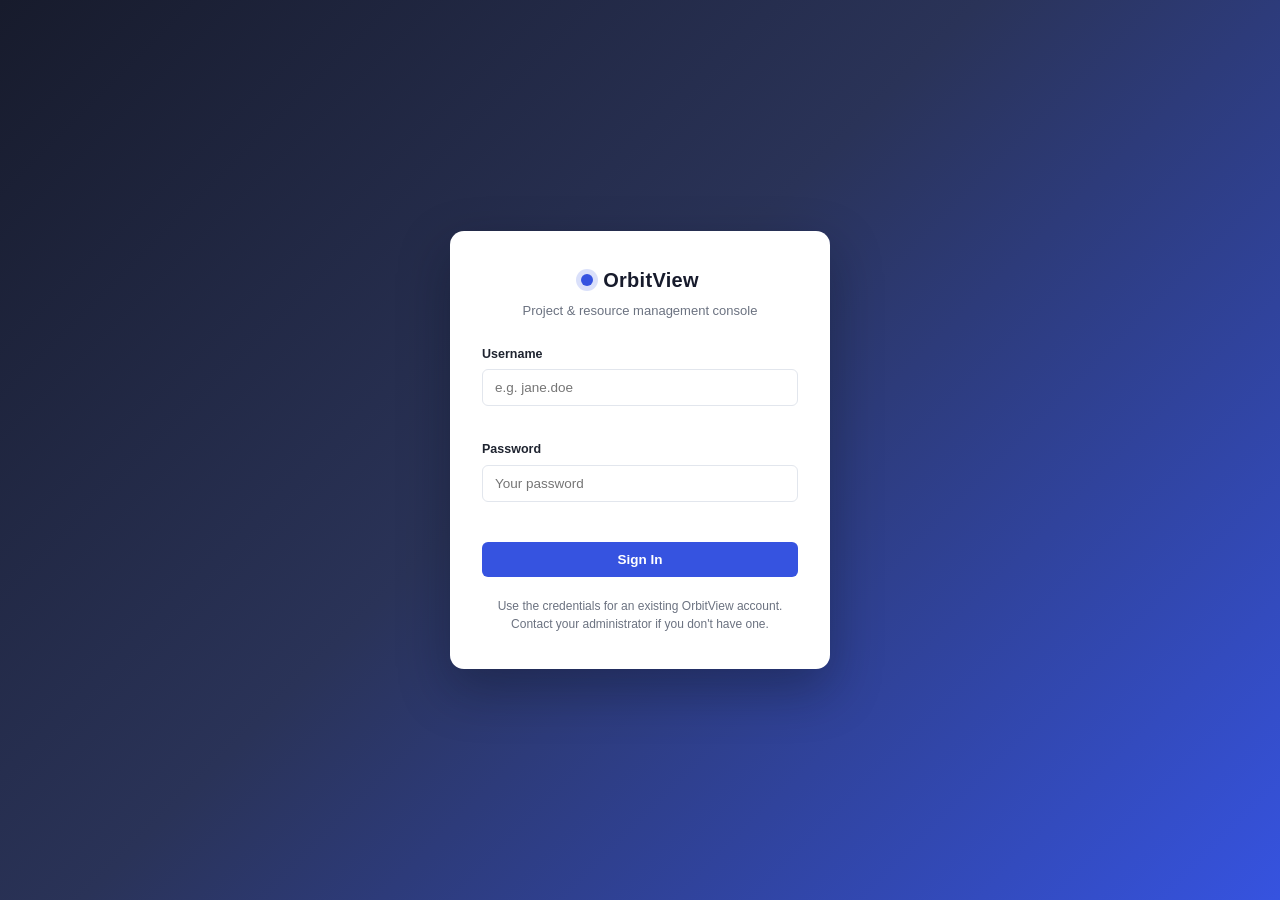
<file: frontend/index.html>
<!DOCTYPE html>
<html lang="en">
<head>
  <meta charset="UTF-8" />
  <meta name="viewport" content="width=device-width, initial-scale=1.0" />
  <title>OrbitView | Login</title>
  <link rel="stylesheet" href="css/style.css" />
  <link rel="stylesheet" href="css/login.css" />
  <link rel="stylesheet" href="css/responsive.css" />
</head>
<body class="login-page">

  <div class="login-card">
    <div class="login-brand">
      <span class="logo-dot"></span>
      <span>OrbitView</span>
    </div>
    <p class="login-subtitle">Project &amp; resource management console</p>

    <div id="login-alert" class="alert alert-error" role="alert"></div>

    <form id="login-form" novalidate>
      <div class="form-group">
        <label for="username">Username</label>
        <input type="text" id="username" name="username" autocomplete="username" placeholder="e.g. jane.doe" />
        <div class="field-error" id="username-error"></div>
      </div>

      <div class="form-group">
        <label for="password">Password</label>
        <input type="password" id="password" name="password" autocomplete="current-password" placeholder="Your password" />
        <div class="field-error" id="password-error"></div>
      </div>

      <button type="submit" class="btn btn-block login-submit" id="login-submit">
        <span id="login-submit-label">Sign In</span>
        <span class="spinner hidden" id="login-submit-spinner"></span>
      </button>
    </form>

    <p class="login-footer-note">
      Use the credentials for an existing OrbitView account.<br />
      Contact your administrator if you don't have one.
    </p>
  </div>

  <script src="js/api.js"></script>
  <script src="js/auth.js"></script>
</body>
</html>
</file>
<file: frontend/css/style.css>
/* =========================================================
   OrbitView - style.css
   Base styles: reset, layout shell, sidebar, navbar, cards,
   tables, forms, buttons, modals, badges, alerts.
   ========================================================= */

:root {
  --color-bg: #f4f6fa;
  --color-surface: #ffffff;
  --color-border: #e2e6ed;
  --color-text: #1f2430;
  --color-text-muted: #6b7280;

  --color-primary: #3653e0;
  --color-primary-dark: #2a41b5;
  --color-primary-light: #eaeeff;

  --color-success: #1a9e5c;
  --color-success-bg: #e6f7ef;
  --color-warning: #c2790f;
  --color-warning-bg: #fdf1de;
  --color-danger: #d5333f;
  --color-danger-bg: #fdecee;
  --color-info: #2b7fd1;
  --color-info-bg: #e8f2fc;

  --sidebar-width: 240px;
  --topbar-height: 64px;
  --radius: 10px;
  --radius-sm: 6px;
  --shadow-sm: 0 1px 2px rgba(16, 24, 40, 0.06);
  --shadow-md: 0 4px 12px rgba(16, 24, 40, 0.08);
  --transition: 0.15s ease-in-out;
}

* {
  box-sizing: border-box;
}

html, body {
  height: 100%;
}

body {
  margin: 0;
  font-family: "Segoe UI", Roboto, Helvetica, Arial, sans-serif;
  background: var(--color-bg);
  color: var(--color-text);
  font-size: 14px;
  line-height: 1.5;
}

a {
  color: var(--color-primary);
  text-decoration: none;
}

a:hover {
  text-decoration: underline;
}

h1, h2, h3, h4 {
  margin: 0 0 8px 0;
  font-weight: 600;
  line-height: 1.3;
}

p {
  margin: 0 0 8px 0;
}

ul {
  margin: 0;
  padding: 0;
  list-style: none;
}

/* =========================================================
   App shell: sidebar + topbar + main content
   ========================================================= */

.app-shell {
  display: flex;
  min-height: 100vh;
}

.sidebar {
  width: var(--sidebar-width);
  flex-shrink: 0;
  background: #171b2c;
  color: #cfd3e6;
  display: flex;
  flex-direction: column;
  position: fixed;
  top: 0;
  left: 0;
  bottom: 0;
  z-index: 40;
  transition: transform var(--transition);
}

.sidebar-brand {
  display: flex;
  align-items: center;
  gap: 10px;
  padding: 18px 20px;
  border-bottom: 1px solid rgba(255, 255, 255, 0.08);
}

.sidebar-brand .logo-dot {
  width: 10px;
  height: 10px;
  border-radius: 50%;
  background: var(--color-primary);
  box-shadow: 0 0 0 4px rgba(54, 83, 224, 0.25);
}

.sidebar-brand span {
  font-weight: 700;
  font-size: 16px;
  color: #fff;
  letter-spacing: 0.3px;
}

.sidebar-nav {
  flex: 1;
  padding: 12px 10px;
  overflow-y: auto;
}

.sidebar-nav a {
  display: flex;
  align-items: center;
  gap: 10px;
  padding: 10px 12px;
  border-radius: var(--radius-sm);
  color: #cfd3e6;
  font-size: 13.5px;
  margin-bottom: 2px;
  text-decoration: none;
  transition: background var(--transition), color var(--transition);
}

.sidebar-nav a:hover {
  background: rgba(255, 255, 255, 0.06);
  color: #fff;
}

.sidebar-nav a.active {
  background: var(--color-primary);
  color: #fff;
}

.sidebar-nav .nav-icon {
  width: 18px;
  text-align: center;
  font-size: 14px;
}

.sidebar-footer {
  padding: 14px 20px;
  border-top: 1px solid rgba(255, 255, 255, 0.08);
  font-size: 12px;
  color: #8b90aa;
}

.main {
  margin-left: var(--sidebar-width);
  flex: 1;
  display: flex;
  flex-direction: column;
  min-width: 0;
}

.topbar {
  height: var(--topbar-height);
  background: var(--color-surface);
  border-bottom: 1px solid var(--color-border);
  display: flex;
  align-items: center;
  justify-content: space-between;
  padding: 0 24px;
  position: sticky;
  top: 0;
  z-index: 30;
}

.topbar-title {
  font-size: 18px;
  font-weight: 600;
}

.topbar-user {
  display: flex;
  align-items: center;
  gap: 12px;
}

.topbar-user .user-meta {
  text-align: right;
  line-height: 1.3;
}

.topbar-user .user-name {
  font-weight: 600;
  font-size: 13.5px;
}

.topbar-user .user-role {
  font-size: 11.5px;
  color: var(--color-text-muted);
}

.avatar-circle {
  width: 36px;
  height: 36px;
  border-radius: 50%;
  background: var(--color-primary-light);
  color: var(--color-primary-dark);
  display: flex;
  align-items: center;
  justify-content: center;
  font-weight: 700;
  font-size: 14px;
}

.menu-toggle {
  display: none;
  background: none;
  border: none;
  font-size: 20px;
  cursor: pointer;
  color: var(--color-text);
}

.page-content {
  padding: 24px;
  flex: 1;
}

.page-header {
  display: flex;
  align-items: center;
  justify-content: space-between;
  flex-wrap: wrap;
  gap: 12px;
  margin-bottom: 18px;
}

.page-header p.subtitle {
  color: var(--color-text-muted);
  margin: 4px 0 0 0;
}

/* =========================================================
   Cards
   ========================================================= */

.card {
  background: var(--color-surface);
  border: 1px solid var(--color-border);
  border-radius: var(--radius);
  box-shadow: var(--shadow-sm);
  padding: 18px 20px;
}

.card-grid {
  display: grid;
  grid-template-columns: repeat(auto-fit, minmax(220px, 1fr));
  gap: 16px;
  margin-bottom: 20px;
}

.stat-card {
  display: flex;
  flex-direction: column;
  gap: 6px;
}

.stat-card .stat-label {
  color: var(--color-text-muted);
  font-size: 12.5px;
  text-transform: uppercase;
  letter-spacing: 0.4px;
}

.stat-card .stat-value {
  font-size: 26px;
  font-weight: 700;
}

.stat-card .stat-icon {
  width: 36px;
  height: 36px;
  border-radius: 8px;
  display: flex;
  align-items: center;
  justify-content: center;
  background: var(--color-primary-light);
  color: var(--color-primary-dark);
  font-size: 16px;
  margin-bottom: 4px;
}

.section-title {
  font-size: 15px;
  font-weight: 700;
  margin: 26px 0 10px 0;
}

/* =========================================================
   Tables
   ========================================================= */

.table-wrapper {
  background: var(--color-surface);
  border: 1px solid var(--color-border);
  border-radius: var(--radius);
  overflow-x: auto;
  box-shadow: var(--shadow-sm);
}

table {
  width: 100%;
  border-collapse: collapse;
  min-width: 640px;
}

thead th {
  text-align: left;
  font-size: 11.5px;
  text-transform: uppercase;
  letter-spacing: 0.4px;
  color: var(--color-text-muted);
  padding: 12px 16px;
  background: #fafbfd;
  border-bottom: 1px solid var(--color-border);
  white-space: nowrap;
}

tbody td {
  padding: 12px 16px;
  border-bottom: 1px solid var(--color-border);
  vertical-align: middle;
  font-size: 13.5px;
}

tbody tr:last-child td {
  border-bottom: none;
}

tbody tr:hover {
  background: #fafbfd;
}

.table-actions {
  display: flex;
  gap: 8px;
  white-space: nowrap;
}

.empty-state {
  text-align: center;
  padding: 40px 20px;
  color: var(--color-text-muted);
}

/* =========================================================
   Badges
   ========================================================= */

.badge {
  display: inline-block;
  padding: 3px 10px;
  border-radius: 999px;
  font-size: 11.5px;
  font-weight: 600;
  text-transform: capitalize;
  white-space: nowrap;
}

.badge-success { background: var(--color-success-bg); color: var(--color-success); }
.badge-warning { background: var(--color-warning-bg); color: var(--color-warning); }
.badge-danger  { background: var(--color-danger-bg); color: var(--color-danger); }
.badge-info    { background: var(--color-info-bg); color: var(--color-info); }
.badge-neutral { background: #eef0f4; color: #555b6e; }

/* =========================================================
   Buttons
   ========================================================= */

.btn {
  display: inline-flex;
  align-items: center;
  justify-content: center;
  gap: 6px;
  padding: 9px 16px;
  border-radius: var(--radius-sm);
  border: 1px solid transparent;
  font-size: 13.5px;
  font-weight: 600;
  cursor: pointer;
  transition: background var(--transition), border-color var(--transition), color var(--transition);
  background: var(--color-primary);
  color: #fff;
}

.btn:hover {
  background: var(--color-primary-dark);
}

.btn:disabled {
  opacity: 0.6;
  cursor: not-allowed;
}

.btn-secondary {
  background: var(--color-surface);
  color: var(--color-text);
  border-color: var(--color-border);
}

.btn-secondary:hover {
  background: #f2f3f6;
}

.btn-danger {
  background: var(--color-danger);
  color: #fff;
}

.btn-danger:hover {
  background: #b5202b;
}

.btn-sm {
  padding: 6px 10px;
  font-size: 12.5px;
}

.btn-block {
  width: 100%;
}

.btn-icon {
  background: none;
  border: none;
  cursor: pointer;
  font-size: 14px;
  color: var(--color-text-muted);
  padding: 4px 6px;
  border-radius: var(--radius-sm);
}

.btn-icon:hover {
  background: #f0f1f5;
  color: var(--color-text);
}

/* =========================================================
   Forms
   ========================================================= */

.form-group {
  margin-bottom: 16px;
}

.form-group label {
  display: block;
  font-size: 12.5px;
  font-weight: 600;
  margin-bottom: 6px;
  color: var(--color-text);
}

.form-row {
  display: grid;
  grid-template-columns: 1fr 1fr;
  gap: 14px;
}

input, select, textarea {
  width: 100%;
  padding: 10px 12px;
  border: 1px solid var(--color-border);
  border-radius: var(--radius-sm);
  font-size: 13.5px;
  font-family: inherit;
  color: var(--color-text);
  background: #fff;
  transition: border-color var(--transition), box-shadow var(--transition);
}

input:focus, select:focus, textarea:focus {
  outline: none;
  border-color: var(--color-primary);
  box-shadow: 0 0 0 3px rgba(54, 83, 224, 0.15);
}

textarea {
  resize: vertical;
  min-height: 80px;
}

.field-error {
  color: var(--color-danger);
  font-size: 12px;
  margin-top: 4px;
  min-height: 14px;
}

.form-actions {
  display: flex;
  justify-content: flex-end;
  gap: 10px;
  margin-top: 18px;
}

/* =========================================================
   Alerts / toasts
   ========================================================= */

.alert {
  padding: 12px 14px;
  border-radius: var(--radius-sm);
  font-size: 13px;
  margin-bottom: 16px;
  display: none;
}

.alert.show {
  display: block;
}

.alert-error {
  background: var(--color-danger-bg);
  color: var(--color-danger);
  border: 1px solid #f4c3c8;
}

.alert-success {
  background: var(--color-success-bg);
  color: var(--color-success);
  border: 1px solid #b9e6cf;
}

#toast-container {
  position: fixed;
  top: 18px;
  right: 18px;
  z-index: 200;
  display: flex;
  flex-direction: column;
  gap: 10px;
}

.toast {
  min-width: 240px;
  max-width: 340px;
  padding: 12px 16px;
  border-radius: var(--radius-sm);
  box-shadow: var(--shadow-md);
  font-size: 13px;
  color: #fff;
  animation: toast-in 0.2s ease-out;
}

.toast-success { background: var(--color-success); }
.toast-error { background: var(--color-danger); }
.toast-info { background: var(--color-primary); }

@keyframes toast-in {
  from { transform: translateX(20px); opacity: 0; }
  to { transform: translateX(0); opacity: 1; }
}

/* =========================================================
   Modals
   ========================================================= */

.modal-overlay {
  position: fixed;
  inset: 0;
  background: rgba(15, 18, 30, 0.5);
  display: none;
  align-items: center;
  justify-content: center;
  z-index: 100;
  padding: 20px;
}

.modal-overlay.show {
  display: flex;
}

.modal {
  background: #fff;
  border-radius: var(--radius);
  width: 100%;
  max-width: 480px;
  max-height: 90vh;
  overflow-y: auto;
  box-shadow: var(--shadow-md);
}

.modal-header {
  display: flex;
  align-items: center;
  justify-content: space-between;
  padding: 18px 20px;
  border-bottom: 1px solid var(--color-border);
}

.modal-header h3 {
  margin: 0;
  font-size: 16px;
}

.modal-close {
  background: none;
  border: none;
  font-size: 18px;
  cursor: pointer;
  color: var(--color-text-muted);
  line-height: 1;
}

.modal-body {
  padding: 20px;
}

/* =========================================================
   Misc utility classes
   ========================================================= */

.hidden { display: none !important; }
.text-muted { color: var(--color-text-muted); }
.text-right { text-align: right; }
.mt-0 { margin-top: 0; }
.mb-0 { margin-bottom: 0; }
.flex { display: flex; }
.flex-between { display: flex; align-items: center; justify-content: space-between; }
.gap-8 { gap: 8px; }
.gap-12 { gap: 12px; }
.w-full { width: 100%; }

/* =========================================================
   Filter Bar & Controls
   ========================================================= */

.filter-bar {
  display: flex;
  gap: 12px;
  align-items: center;
  flex-wrap: wrap;
  padding: 12px 16px;
  margin-bottom: 18px;
}

.filter-group {
  display: flex;
  align-items: center;
  gap: 8px;
}

.filter-group.filter-search {
  flex: 1;
  min-width: 220px;
}

.filter-group input,
.filter-group select {
  margin-bottom: 0;
}

.filter-label {
  font-size: 13px;
  font-weight: 500;
  color: var(--color-text-muted);
  white-space: nowrap;
}

.highlight-budget-header {
  background-color: var(--color-primary-light) !important;
  color: var(--color-primary-dark) !important;
  font-weight: 700;
}

.spinner {
  width: 18px;
  height: 18px;
  border: 2px solid rgba(255, 255, 255, 0.4);
  border-top-color: #fff;
  border-radius: 50%;
  animation: spin 0.6s linear infinite;
  display: inline-block;
}

.spinner-dark {
  border: 2px solid rgba(54, 83, 224, 0.2);
  border-top-color: var(--color-primary);
}

@keyframes spin {
  to { transform: rotate(360deg); }
}

.loading-row td {
  text-align: center;
  padding: 30px;
  color: var(--color-text-muted);
}
</file>
<file: frontend/css/login.css>
/* =========================================================
   OrbitView - login.css
   Styles specific to the login page (index.html)
   ========================================================= */

.login-page {
  min-height: 100vh;
  display: flex;
  align-items: center;
  justify-content: center;
  background: linear-gradient(135deg, #171b2c 0%, #2a3358 45%, #3653e0 100%);
  padding: 20px;
}

.login-card {
  width: 100%;
  max-width: 380px;
  background: #fff;
  border-radius: 14px;
  box-shadow: 0 20px 50px rgba(10, 14, 30, 0.35);
  padding: 34px 32px 28px;
}

.login-brand {
  display: flex;
  align-items: center;
  gap: 10px;
  justify-content: center;
  margin-bottom: 6px;
}

.login-brand .logo-dot {
  width: 12px;
  height: 12px;
  border-radius: 50%;
  background: var(--color-primary);
  box-shadow: 0 0 0 5px rgba(54, 83, 224, 0.18);
}

.login-brand span {
  font-size: 20px;
  font-weight: 700;
  color: #171b2c;
  letter-spacing: 0.3px;
}

.login-card .login-subtitle {
  text-align: center;
  color: var(--color-text-muted);
  font-size: 13px;
  margin-bottom: 24px;
}

.login-card form {
  margin-top: 4px;
}

.login-footer-note {
  margin-top: 20px;
  text-align: center;
  font-size: 12px;
  color: var(--color-text-muted);
}

.login-submit {
  margin-top: 6px;
}
</file>
<file: frontend/css/responsive.css>
/* =========================================================
   OrbitView - responsive.css
   Mobile / tablet breakpoints
   ========================================================= */

@media (max-width: 900px) {
  .form-row {
    grid-template-columns: 1fr;
  }
}

@media (max-width: 768px) {
  .sidebar {
    transform: translateX(-100%);
    width: 220px;
  }

  .sidebar.open {
    transform: translateX(0);
    box-shadow: 4px 0 24px rgba(0, 0, 0, 0.25);
  }

  .main {
    margin-left: 0;
  }

  .menu-toggle {
    display: inline-flex;
  }

  .topbar {
    padding: 0 16px;
  }

  .page-content {
    padding: 16px;
  }

  .topbar-user .user-meta {
    display: none;
  }

  .sidebar-overlay {
    display: none;
    position: fixed;
    inset: 0;
    background: rgba(0, 0, 0, 0.4);
    z-index: 39;
  }

  .sidebar-overlay.show {
    display: block;
  }
}

@media (max-width: 560px) {
  .card-grid {
    grid-template-columns: 1fr;
  }

  .login-card {
    padding: 26px 20px 22px;
  }

  .page-header {
    flex-direction: column;
    align-items: flex-start;
  }

  table {
    min-width: 520px;
  }
}
</file>
<file: frontend/css/dashboard.css>
/* =========================================================
   OrbitView - dashboard.css
   Styles specific to the dashboard page
   ========================================================= */

.stat-card.projects .stat-icon { background: var(--color-info-bg); color: var(--color-info); }
.stat-card.active .stat-icon { background: var(--color-success-bg); color: var(--color-success); }
.stat-card.departments .stat-icon { background: var(--color-warning-bg); color: var(--color-warning); }
.stat-card.budget .stat-icon { background: var(--color-primary-light); color: var(--color-primary-dark); }

/* Clickable Stat Cards */
a.stat-card {
  text-decoration: none;
  color: inherit;
  cursor: pointer;
  display: flex;
  flex-direction: column;
  gap: 6px;
  transition: transform 0.18s ease, box-shadow 0.18s ease, border-color 0.18s ease;
}

a.stat-card:hover {
  transform: translateY(-3px);
  box-shadow: 0 6px 16px rgba(16, 24, 40, 0.08);
  text-decoration: none;
}

a.stat-card:active {
  transform: translateY(0);
}

a.stat-card:focus-visible {
  outline: 2px solid var(--color-primary);
  outline-offset: 2px;
}

a.stat-card.projects:hover { border-color: var(--color-info); }
a.stat-card.active:hover { border-color: var(--color-success); }
a.stat-card.departments:hover { border-color: var(--color-warning); }
a.stat-card.budget:hover { border-color: var(--color-primary); }

.summary-progress {
  width: 100%;
  height: 6px;
  border-radius: 4px;
  background: #eef0f4;
  overflow: hidden;
}

.summary-progress-bar {
  height: 100%;
  background: var(--color-primary);
  border-radius: 4px;
}

.dashboard-welcome {
  margin-bottom: 20px;
}
</file>
